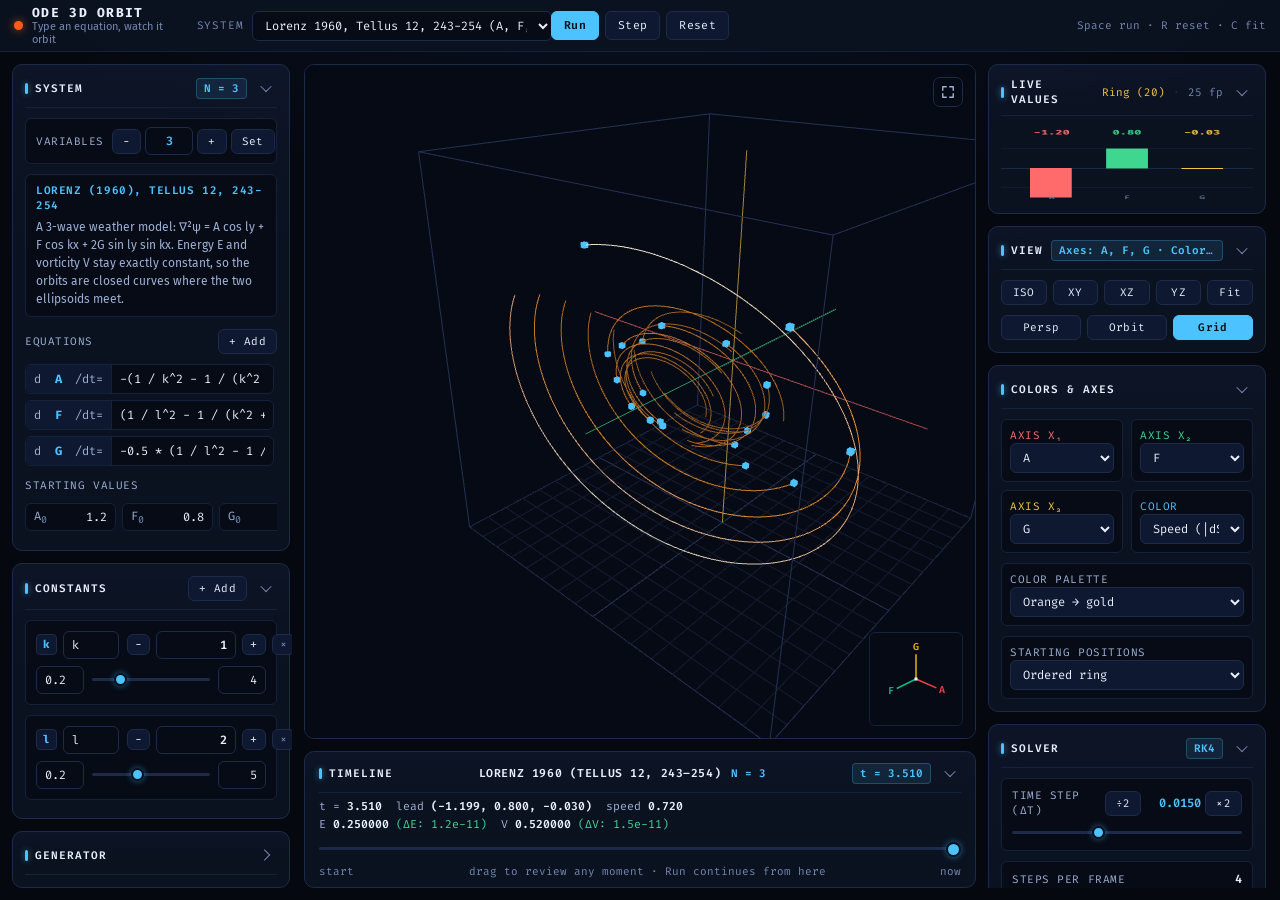
<file: index.html>
<!DOCTYPE html>
<html lang="en">
<head>
    <meta charset="UTF-8">
    <meta name="viewport" content="width=device-width, initial-scale=1.0">
    <title>ODE 3D Orbit - type an equation, watch it orbit</title>
    <meta name="description" content="Pick a system of equations or write your own, watch it move in 3D, and drag the constants while it runs.">
    <meta name="theme-color" content="#05080f">
    <meta property="og:title" content="ODE 3D Orbit - type an equation, watch it orbit">
    <meta property="og:description" content="Pick a system of equations or write your own, watch it move in 3D, and drag the constants while it runs.">
    <meta property="og:type" content="website">
        <link rel="icon" type="image/png" sizes="16x16" href="docs/favicons/favicon-16.png">
    <link rel="icon" type="image/png" sizes="32x32" href="docs/favicons/favicon-32.png">
    <link rel="apple-touch-icon" sizes="180x180" href="docs/favicons/apple-touch-icon.png">
    <link rel="icon" type="image/svg+xml" href="docs/icon.svg">

    <link rel="preconnect" href="https://fonts.googleapis.com">
    <link rel="preconnect" href="https://fonts.gstatic.com" crossorigin>
    <link href="https://fonts.googleapis.com/css2?family=Fira+Code:wght@400;500;600;700&family=Fira+Sans:wght@400;500;600;700&display=swap" rel="stylesheet">

    <script type="importmap">
    {
        "imports": {
            "three": "./js/vendor/three.module.js",
            "three/addons/": "./js/vendor/addons/"
        }
    }
    </script>

    <link rel="stylesheet" href="css/styles.css">
</head>
<body>

    <!-- ===================== Top bar ===================== -->
    <header class="app-bar">
        <div class="bar-side bar-left">
            <div class="brand-lockup">
                <span class="run-dot" id="run-indicator" aria-hidden="true"></span>
                <div class="brand-text">
                    <span class="brand-name">ODE 3D Orbit</span>
                    <span class="brand-sub">Type an equation, watch it orbit</span>
                </div>
            </div>
            <div class="model-field">
                <label for="preset-select" class="bar-label">System</label>
                <select id="preset-select" class="select-dark">
                    <optgroup label="Classic papers">
                        <option value="lorenz1960">Lorenz 1960, Tellus 12, 243-254 (A, F, G)</option>
                        <option value="lorenz1963">Lorenz 1963, deterministic nonperiodic flow</option>
                    </optgroup>
                    <optgroup label="Coupled rings">
                        <option value="lorenz96_8">Lorenz-96 coupled ring (N = 8)</option>
                        <option value="lorenz96_18">Lorenz-96 chaotic ring (N = 18)</option>
                        <option value="thomas_nd">Thomas cyclic lattice (N = 6)</option>
                        <option value="lotka_nd">Lotka-Volterra ring (N = 5)</option>
                        <option value="kuramoto_nd">Kuramoto oscillator ring (N = 10)</option>
                    </optgroup>
                    <optgroup label="Famous attractors">
                        <option value="hyper_rossler">Rössler hyperchaos (4 variables)</option>
                        <option value="hyper_lorenz">Lorenz-Stenflo hyperchaos (4 variables)</option>
                        <option value="rossler">Rössler attractor (3 variables)</option>
                        <option value="chen">Chen attractor (3 variables)</option>
                        <option value="thomas">Thomas cyclic attractor (3 variables)</option>
                        <option value="halvorsen">Halvorsen attractor (3 variables)</option>
                        <option value="aizawa">Aizawa attractor (3 variables)</option>
                        <option value="rabinovich">Rabinovich-Fabrikant (3 variables)</option>
                    </optgroup>
                </select>
            </div>
        </div>

        <div class="bar-transport" role="group" aria-label="Run controls">
            <button id="play-pause-btn" class="btn btn-accent active" title="Space - run or pause">Run</button>
            <button id="step-once-btn" class="btn" title="Advance one step">Step</button>
            <button id="reset-sim-btn" class="btn" title="R - reset the starting values">Reset</button>
        </div>

        <div class="bar-side bar-right">
            <span class="bar-hint">Space run · R reset · C fit</span>
        </div>
    </header>

    <div id="error-banner" class="error-banner hidden" role="alert">
        <span class="error-title">Expression error</span>
        <span id="error-message"></span>
    </div>

    <!-- ===================== Dashboard ===================== -->
    <main class="dash">

        <!-- Left column: the system -->
        <aside class="col col-left" aria-label="System settings">
            <section class="card">
                <div class="card-head">
                    <h2>System</h2>
                    <span id="monitor-n-count" class="card-tag">N = 3</span>
                </div>

                <div class="n-stepper">
                    <span class="field-label">Variables</span>
                    <div class="stepper-controls">
                        <button id="n-dec-btn" class="btn btn-sm" title="Fewer variables" aria-label="Fewer variables">−</button>
                        <input type="number" id="direct-n-input" min="3" max="40" value="3" aria-label="Number of variables">
                        <button id="n-inc-btn" class="btn btn-sm" title="More variables" aria-label="More variables">+</button>
                        <button id="apply-direct-n-btn" class="btn btn-sm" title="Apply">Set</button>
                    </div>
                </div>

                <div id="lorenz1960-spec-box" class="note hidden">
                    <span class="note-accent">Lorenz (1960), Tellus 12, 243-254</span>
                    <p class="prose">
                        A 3-wave weather model:
                        ∇²ψ = A cos ly + F cos kx + 2G sin ly sin kx. Energy E and vorticity V stay
                        exactly constant, so the orbits are closed curves where the two
                        ellipsoids meet.
                    </p>
                </div>

                <div class="field-head">
                    <span class="field-label">Equations</span>
                    <button id="add-state-btn" class="btn btn-sm">+ Add</button>
                </div>
                <div id="equations-list" class="equations-list"></div>

                <div class="field-head">
                    <span class="field-label">Starting values</span>
                </div>
                <div id="initial-states-grid" class="initial-grid"></div>
            </section>

            <section class="card">
                <div class="card-head">
                    <h2>Constants</h2>
                    <button id="add-param-btn" class="btn btn-sm">+ Add</button>
                </div>
                <div id="parameters-list" class="stack"></div>
            </section>

            <section class="card">
                <div class="card-head">
                    <h2>Generator</h2>
                </div>
                <p class="prose">
                    Write one rule for variable i. The app copies it around a ring of N
                    variables, and the ends wrap around.
                </p>
                <div class="grid-2">
                    <div class="field-box">
                        <label for="ngen-count" class="field-label">How many variables</label>
                        <input type="number" id="ngen-count" min="3" max="40" value="8">
                    </div>
                    <div class="field-box">
                        <label for="ngen-template-select" class="field-label">Template</label>
                        <select id="ngen-template-select" class="select-dark select-full">
                            <option value="lorenz96">Lorenz-96 atmospheric ring</option>
                            <option value="thomas_ring">Thomas cyclic sine lattice</option>
                            <option value="lotka_ring">Lotka-Volterra web</option>
                            <option value="kuramoto_ring">Coupled oscillators</option>
                        </select>
                    </div>
                </div>
                <div class="field-head">
                    <label for="ngen-formula" class="field-label">Rule for every variable: dx[i]/dt =</label>
                    <span class="note-dim">i runs 1…N and wraps</span>
                </div>
                <textarea id="ngen-formula" rows="3" spellcheck="false">(x[i+1] - x[i-2]) * x[i-1] - x[i] + F</textarea>
                <div class="field-head">
                    <label for="ngen-init-formula" class="field-label">Starting value: x[i](0) =</label>
                </div>
                <input type="text" id="ngen-init-formula" value="F + (i == 1 ? 0.08 : -0.02 * sin(i))" spellcheck="false">
                <button id="ngen-generate-btn" class="btn btn-accent btn-block">Generate system</button>
                <div class="note">
                    <div class="note-line"><span class="tok tok-accent">x[i]</span>: variable number i, from 1 to N</div>
                    <div class="note-line"><span class="tok tok-accent">x[i+1], x[i-1], x[i-2]</span>: the neighbors. They wrap around (x<sub>N+1</sub> is x₁, x₀ is x<sub>N</sub>)</div>
                    <div class="note-line"><span class="tok tok-accent">i, N</span>: the variable's number and the ring size</div>
                </div>
            </section>
        </aside>

        <!-- Center: the live view -->
        <section class="center">
            <div class="viewport" id="viewport-wrapper">
                <div id="canvas-container" class="canvas-container"></div>

                <button id="fullscreen-btn" class="fs-btn" title="Fullscreen view (F) - hide the panels, keep only the graph" aria-label="Fullscreen view" aria-pressed="false">
                    <svg class="fs-icon fs-expand" viewBox="0 0 16 16" aria-hidden="true"><path d="M6 2H2v4M10 2h4v4M6 14H2v-4M10 14h4v-4" fill="none" stroke="currentColor" stroke-width="1.6" stroke-linecap="round" stroke-linejoin="round"/></svg>
                    <svg class="fs-icon fs-compress" viewBox="0 0 16 16" aria-hidden="true"><path d="M2 6h4V2M14 6h-4V2M2 10h4v4M14 10h-4v4" fill="none" stroke="currentColor" stroke-width="1.6" stroke-linecap="round" stroke-linejoin="round"/></svg>
                </button>

                <div id="probe-readout" class="probe hidden" aria-hidden="true">
                    <div class="probe-title">Orbit #<span id="probe-orbit-id">0</span></div>
                    <div id="probe-coords" class="probe-coords">(0.000, 0.000, 0.000)</div>
                </div>

                <div class="gizmo-wrap" aria-hidden="true">
                    <canvas id="gizmo-canvas" width="84" height="84"></canvas>
                </div>
            </div>

            <div class="card timeline-card">
                <div class="card-head">
                    <h2>Timeline</h2>
                    <div class="timeline-id">
                        <span id="hud-system-title" class="hud-title">Lorenz 1960 (Tellus 12, 243-254)</span>
                        <span id="hud-dim-tag" class="hud-dim">N = 3</span>
                    </div>
                    <span id="timeline-readout" class="card-tag">t = 0.000</span>
                </div>
                <div class="timeline-stats">
                    <div class="hud-row hud-stats">
                        <span>t = <strong id="hud-time">0.000</strong></span>
                        <span>lead <strong id="hud-coords">(0.000, 0.000, 0.000)</strong></span>
                        <span>speed <strong id="hud-speed" class="stat-amber">0.000</strong></span>
                    </div>
                    <div id="hud-invariants-row" class="hud-row hud-invariants">
                        <span>E <strong id="hud-energy">0.000000</strong> <span id="hud-drift-e" class="stat-green">(ΔE: 0.0e+0)</span></span>
                        <span>V <strong id="hud-enstrophy">0.000000</strong> <span id="hud-drift-v" class="stat-green">(ΔV: 0.0e+0)</span></span>
                    </div>
                </div>
                <input type="range" id="timeline-slider" min="0" max="0" step="1" value="0" aria-label="Scrub through the recorded run">
                <div class="row-between timeline-labels">
                    <span class="note-dim">start</span>
                    <span class="note-dim">drag to review any moment · Run continues from here</span>
                    <span class="note-dim">now</span>
                </div>
            </div>
        </section>

        <!-- Right column: view, colors, solver -->
        <aside class="col col-right" aria-label="View and solver settings">
            <div class="card scope-card">
                <div class="card-head">
                    <h2>Live values</h2>
                    <div class="scope-meta">
                        <span id="footer-ensemble-label" class="stat-amber">Ring (20)</span>
                        <span class="meta-sep">·</span>
                        <span><span id="hud-fps">60</span> fps</span>
                    </div>
                </div>
                <canvas id="nstate-canvas" class="scope-canvas"></canvas>
            </div>

            <section class="card">
                <div class="card-head">
                    <h2>View</h2>
                    <span id="active-mapping-badge" class="card-tag">Axes: A, F, G</span>
                </div>
                <div class="btn-grid" role="group" aria-label="Camera views">
                    <button data-cam="ISO" class="btn btn-sm cam-preset-btn" title="Isometric 3D view">ISO</button>
                    <button data-cam="XY" class="btn btn-sm cam-preset-btn" title="X₁-X₂ plane">XY</button>
                    <button data-cam="XZ" class="btn btn-sm cam-preset-btn" title="X₁-X₃ plane">XZ</button>
                    <button data-cam="YZ" class="btn btn-sm cam-preset-btn" title="X₂-X₃ plane">YZ</button>
                    <button id="fit-cam-btn" class="btn btn-sm" title="C - fit the view to the attractor">Fit</button>
                </div>
                <div class="btn-grid btn-grid-3" role="group" aria-label="Display options">
                    <button id="proj-toggle-btn" class="btn btn-sm" title="Switch between perspective and orthographic">Persp</button>
                    <button id="autorotate-btn" class="btn btn-sm" title="Spin the view slowly">Orbit</button>
                    <button id="axes-toggle-btn" class="btn btn-sm active" title="Show or hide the box and grid">Grid</button>
                </div>
            </section>

            <section class="card">
                <div class="card-head">
                    <h2>Colors &amp; axes</h2>
                </div>
                <div class="grid-2">
                    <div class="field-box">
                        <label for="map-x" class="field-label axis-x1">Axis X₁</label>
                        <select id="map-x" class="select-dark select-full"></select>
                    </div>
                    <div class="field-box">
                        <label for="map-y" class="field-label axis-x2">Axis X₂</label>
                        <select id="map-y" class="select-dark select-full"></select>
                    </div>
                    <div class="field-box">
                        <label for="map-z" class="field-label axis-x3">Axis X₃</label>
                        <select id="map-z" class="select-dark select-full"></select>
                    </div>
                    <div class="field-box">
                        <label for="map-color" class="field-label axis-c">Color</label>
                        <select id="map-color" class="select-dark select-full"></select>
                    </div>
                </div>
                <div class="field-box">
                    <label for="color-palette" class="field-label">Color palette</label>
                    <select id="color-palette" class="select-dark select-full">
                        <option value="thermal">Orange → gold</option>
                        <option value="oscilloscope">Green → amber</option>
                        <option value="monochrome">Monochrome white</option>
                        <option value="bipolar">Blue → red</option>
                    </select>
                </div>
                <div class="field-box">
                    <label for="seed-strategy-select" class="field-label">Starting positions</label>
                    <select id="seed-strategy-select" class="select-dark select-full">
                        <option value="levelsets">Ordered ring</option>
                        <option value="cloud">Random cloud</option>
                        <option value="single">Single orbit</option>
                    </select>
                </div>
            </section>

            <section class="card">
                <div class="card-head">
                    <h2>Solver</h2>
                    <span class="card-tag">RK4</span>
                </div>

                <div class="slider-box">
                    <div class="row-between slider-head">
                        <span class="field-label">Time step (Δt)</span>
                        <div class="dt-controls">
                            <button id="dt-half-btn" class="btn btn-sm" title="Halve Δt" aria-label="Halve time step">÷2</button>
                            <span id="val-dt" class="value-accent">0.0150</span>
                            <button id="dt-double-btn" class="btn btn-sm" title="Double Δt" aria-label="Double time step">×2</button>
                        </div>
                    </div>
                    <input type="range" id="slider-dt" min="0.0005" max="0.04" step="0.0005" value="0.015">
                </div>

                <div class="slider-box">
                    <div class="row-between slider-head">
                        <label for="slider-steps" class="field-label">Steps per frame</label>
                        <span id="val-steps" class="value">4</span>
                    </div>
                    <input type="range" id="slider-steps" min="1" max="20" step="1" value="4">
                </div>

                <div class="slider-box">
                    <div class="row-between slider-head">
                        <label for="slider-particles" class="field-label">Orbits (M)</label>
                        <span id="val-particles" class="value">20</span>
                    </div>
                    <input type="range" id="slider-particles" min="1" max="60" step="1" value="20">
                </div>

                <div class="slider-box">
                    <div class="row-between slider-head">
                        <label for="slider-trail" class="field-label">Trail length</label>
                        <span id="val-trail" class="value">900</span>
                    </div>
                    <input type="range" id="slider-trail" min="100" max="2500" step="50" value="900">
                </div>

                <div class="slider-box">
                    <div class="row-between slider-head">
                        <label for="slider-spread" class="field-label">Start spread (δ)</label>
                        <span id="val-spread" class="value">1.10</span>
                    </div>
                    <input type="range" id="slider-spread" min="0.005" max="5.0" step="0.01" value="1.10">
                </div>

                <label class="toggle-row" for="clear-on-scrub-toggle">
                    <span>Clear trails while scrubbing</span>
                    <input type="checkbox" id="clear-on-scrub-toggle">
                </label>
            </section>
        </aside>
    </main>

    <script type="module" src="js/main.js"></script>
</body>
</html>
</file>
<file: css/styles.css>
/* ============================================================
   ODE 3D Orbit — dashboard theme
   Navy ground, cyan data accent, rounded cards around a
   centered live viewport. Mono for data, sans for prose.
   ============================================================ */

:root {
    --bg: #05080f;
    --panel: #0b1322;
    --panel-2: #0e1830;
    --well: #060b16;
    --border: #1d2a4a;
    --border-soft: #16213c;

    --text: #e8eefc;
    --text-2: #9db0d4;
    --text-3: #7387b0;

    --accent: #4cc3ff;
    --accent-deep: #2f7bff;
    --good: #3fd68f;
    --warn: #f5c542;
    --bad: #ff6b6b;
    --live: #ff5c1a;

    --font-sans: "Fira Sans", -apple-system, BlinkMacSystemFont, sans-serif;
    --font-mono: "Fira Code", ui-monospace, monospace;

    --bar-h: 52px;
    --radius: 10px;
    --radius-sm: 6px;

    color-scheme: dark;
}

/* Fira Code ligatures would misrepresent literal equation symbols */
input[type="text"], textarea, .tok, .note-line, .eq-row, .mapping-badge {
    font-variant-ligatures: none;
}

* {
    box-sizing: border-box;
}

html, body {
    margin: 0;
    padding: 0;
    width: 100%;
    height: 100%;
    overflow: hidden;
}

body {
    display: flex;
    flex-direction: column;
    background:
        radial-gradient(1100px 500px at 50% -10%, #0a1226 0%, transparent 60%),
        var(--bg);
    color: var(--text);
    font-family: var(--font-sans);
    -webkit-font-smoothing: antialiased;
    user-select: none;
}

::selection {
    background: var(--accent);
    color: #04101f;
}

/* ---------- Scrollbars ---------- */
::-webkit-scrollbar {
    width: 6px;
    height: 6px;
}
::-webkit-scrollbar-track {
    background: transparent;
}
::-webkit-scrollbar-thumb {
    background: var(--border);
    border-radius: 3px;
}
::-webkit-scrollbar-thumb:hover {
    background: var(--accent);
}

/* ---------- Focus ---------- */
:focus { outline: none; }
:focus-visible {
    outline: 2px solid var(--accent);
    outline-offset: 1px;
}

/* ---------- Shared bits ---------- */
.row-between {
    display: flex;
    align-items: center;
    justify-content: space-between;
    gap: 8px;
}

.stack { display: flex; flex-direction: column; gap: 10px; }
.grid-2 {
    display: grid;
    grid-template-columns: 1fr 1fr;
    gap: 8px;
}

.field-label {
    display: block;
    font-family: var(--font-mono);
    font-size: 11px;
    letter-spacing: 0.05em;
    text-transform: uppercase;
    color: var(--text-2);
}

.value, .value-accent {
    font-family: var(--font-mono);
    font-size: 12px;
    font-weight: 600;
    font-variant-numeric: tabular-nums;
}
.value { color: var(--text); min-width: 4ch; text-align: right; display: inline-block; }
.value-accent { color: var(--accent); width: 56px; text-align: right; }

.prose {
    margin: 0;
    font-size: 12px;
    line-height: 1.5;
    color: var(--text-2);
}

.tok { font-family: var(--font-mono); font-size: 11px; color: var(--text); }
.tok-accent { color: var(--accent); }

.note {
    background: var(--well);
    border: 1px solid var(--border-soft);
    border-radius: var(--radius-sm);
    padding: 8px 10px;
    display: flex;
    flex-direction: column;
    gap: 5px;
}
.note.hidden { display: none; }
.note-accent {
    font-family: var(--font-mono);
    font-size: 11px;
    font-weight: 600;
    letter-spacing: 0.05em;
    text-transform: uppercase;
    color: var(--accent);
}
.note-dim { font-family: var(--font-mono); font-size: 11px; color: var(--text-3); }
.note-line {
    font-family: var(--font-mono);
    font-size: 11px;
    line-height: 1.6;
    color: var(--text-2);
}
.note-line sub { font-size: 10px; }

kbd {
    font-family: var(--font-mono);
    font-size: 10px;
    color: var(--text-3);
    border: 1px solid var(--border);
    border-radius: 4px;
    padding: 0 4px;
}

/* ---------- Buttons ---------- */
.btn {
    appearance: none;
    background: var(--panel-2);
    border: 1px solid var(--border);
    color: var(--text);
    font-family: var(--font-mono);
    font-size: 11.5px;
    letter-spacing: 0.03em;
    padding: 6px 12px;
    border-radius: var(--radius-sm);
    cursor: pointer;
    transition: background-color 140ms ease, border-color 140ms ease, color 140ms ease;
}
.btn:hover {
    background: #142042;
    border-color: #2c3d6e;
}
.btn:active { background: #1a2a55; }

.btn.active {
    background: var(--accent);
    border-color: var(--accent);
    color: #04101f;
    font-weight: 600;
}

.btn-sm { padding: 4px 10px; font-size: 11px; }
.btn-block { width: 100%; padding: 9px 10px; font-size: 12px; }

/* ---------- App bar ---------- */
.app-bar {
    height: var(--bar-h);
    flex-shrink: 0;
    display: grid;
    grid-template-columns: 1fr auto 1fr;
    align-items: center;
    background: rgba(11, 19, 34, 0.85);
    border-bottom: 1px solid var(--border-soft);
    padding: 0 14px;
    z-index: 30;
    gap: 10px;
}

.bar-side { display: flex; align-items: center; gap: 12px; min-width: 0; }
.bar-right { justify-content: flex-end; }

.bar-label {
    font-family: var(--font-mono);
    font-size: 11px;
    letter-spacing: 0.08em;
    text-transform: uppercase;
    color: var(--text-3);
}

.run-dot {
    width: 9px;
    height: 9px;
    border-radius: 50%;
    background: var(--live);
    box-shadow: 0 0 8px rgba(255, 92, 26, 0.7);
    flex-shrink: 0;
}

.brand-lockup { display: flex; align-items: center; gap: 9px; }
.brand-text { display: flex; flex-direction: column; line-height: 1.2; }
.brand-name {
    font-family: var(--font-mono);
    font-size: 13px;
    font-weight: 700;
    letter-spacing: 0.1em;
    text-transform: uppercase;
    color: var(--text);
}
.brand-sub { font-size: 11px; color: var(--text-3); }

.model-field { display: flex; align-items: center; gap: 8px; min-width: 0; }
.model-field select { max-width: 300px; }

.bar-transport { display: flex; gap: 6px; }

.bar-hint {
    font-family: var(--font-mono);
    font-size: 11px;
    color: var(--text-3);
    white-space: nowrap;
}

/* ---------- Inputs ---------- */
input[type="number"], input[type="text"], textarea, select {
    font-family: var(--font-mono);
    font-size: 12px;
    color: var(--text);
    background: var(--well);
    border: 1px solid var(--border);
    border-radius: var(--radius-sm);
    padding: 5px 8px;
}

input[type="number"]:focus, input[type="text"]:focus, textarea:focus, select:focus {
    border-color: var(--accent);
}

input[type="number"]::-webkit-inner-spin-button,
input[type="number"]::-webkit-outer-spin-button {
    -webkit-appearance: none;
    margin: 0;
}
input[type="number"] { -moz-appearance: textfield; appearance: textfield; }

.select-dark { cursor: pointer; }
.select-full { width: 100%; }

textarea {
    width: 100%;
    resize: vertical;
    line-height: 1.5;
}

input[type="checkbox"] {
    width: 14px;
    height: 14px;
    accent-color: var(--accent);
    cursor: pointer;
}

/* Range inputs */
input[type="range"] {
    -webkit-appearance: none;
    appearance: none;
    background: transparent;
    width: 100%;
    height: 18px;
    margin: 0;
    cursor: ew-resize;
}
input[type="range"]::-webkit-slider-runnable-track {
    width: 100%;
    height: 3px;
    border-radius: 2px;
    background: var(--border);
}
input[type="range"]::-webkit-slider-thumb {
    -webkit-appearance: none;
    appearance: none;
    height: 13px;
    width: 13px;
    border-radius: 50%;
    background: var(--accent);
    margin-top: -5px;
    border: 2px solid #04101f;
    box-shadow: 0 0 6px rgba(76, 195, 255, 0.5);
}
input[type="range"]:hover::-webkit-slider-thumb {
    background: #7ad4ff;
}
input[type="range"]::-moz-range-track {
    width: 100%;
    height: 3px;
    border-radius: 2px;
    background: var(--border);
}
input[type="range"]::-moz-range-thumb {
    height: 13px;
    width: 13px;
    border-radius: 50%;
    background: var(--accent);
    border: 2px solid #04101f;
}
input[type="range"]:hover::-moz-range-thumb {
    background: #7ad4ff;
}

/* ---------- Error banner ---------- */
.error-banner {
    flex-shrink: 0;
    background: rgba(255, 107, 107, 0.12);
    border-bottom: 1px solid var(--bad);
    padding: 7px 14px;
    font-family: var(--font-mono);
    font-size: 11.5px;
    color: var(--bad);
    display: flex;
    align-items: baseline;
    gap: 8px;
}
.error-banner.hidden { display: none; }
.error-title { font-weight: 700; text-transform: uppercase; letter-spacing: 0.05em; flex-shrink: 0; }

/* ---------- Dashboard grid ---------- */
.dash {
    flex: 1;
    min-height: 0;
    display: grid;
    grid-template-columns: 320px minmax(0, 1fr) 320px;
    gap: 12px;
    padding: 12px;
}

.col {
    display: flex;
    flex-direction: column;
    gap: 12px;
    overflow-y: auto;
    min-height: 0;
    padding-right: 2px;
}
/* Leftover column height spreads across the cards */
.col > .card { flex: 1 0 auto; }
.col > .card.collapsed { flex: 0 0 auto; }

.center {
    display: flex;
    flex-direction: column;
    gap: 12px;
    min-width: 0;
    min-height: 0;
}

/* ---------- Cards ---------- */
.card {
    background: linear-gradient(180deg, rgba(20, 32, 60, 0.5), rgba(11, 19, 34, 0.9) 40%);
    border: 1px solid var(--border);
    border-radius: var(--radius);
    padding: 12px;
    display: flex;
    flex-direction: column;
    gap: 10px;
    flex-shrink: 0;
}

.card-head {
    display: flex;
    align-items: center;
    justify-content: flex-start;
    gap: 8px;
    padding-bottom: 8px;
    border-bottom: 1px solid var(--border-soft);
}

.card-toggle {
    appearance: none;
    background: transparent;
    border: none;
    width: 22px;
    height: 22px;
    border-radius: 5px;
    cursor: pointer;
    display: inline-flex;
    align-items: center;
    justify-content: center;
    color: var(--text-3);
    flex-shrink: 0;
}
.card-toggle:hover { color: var(--accent); background: var(--panel-2); }
.card-toggle::before {
    content: '';
    width: 7px;
    height: 7px;
    border-right: 1.5px solid currentColor;
    border-bottom: 1.5px solid currentColor;
    transform: rotate(45deg) translate(-1px, -1px);
    transition: transform 140ms ease;
}
.card.collapsed .card-toggle::before {
    transform: rotate(-45deg) translate(-1px, -1px);
}
.card.collapsed > :not(.card-head) { display: none; }
.card.collapsed { gap: 0; padding-bottom: 12px; }

.card-head h2 {
    margin: 0 auto 0 0;
    cursor: pointer;
    font-family: var(--font-mono);
    font-size: 11px;
    font-weight: 600;
    letter-spacing: 0.09em;
    text-transform: uppercase;
    color: var(--text);
    display: flex;
    align-items: center;
    gap: 7px;
}

.card-head h2::before {
    content: "";
    width: 3px;
    height: 11px;
    border-radius: 2px;
    background: var(--accent);
    box-shadow: 0 0 6px rgba(76, 195, 255, 0.6);
}

.card-tag {
    font-family: var(--font-mono);
    font-size: 11px;
    font-weight: 600;
    color: var(--accent);
    background: rgba(76, 195, 255, 0.1);
    border: 1px solid rgba(76, 195, 255, 0.25);
    border-radius: 4px;
    padding: 2px 7px;
    white-space: nowrap;
    overflow: hidden;
    text-overflow: ellipsis;
    max-width: 200px;
}

.field-head {
    display: flex;
    align-items: center;
    justify-content: space-between;
    gap: 8px;
    margin-top: 2px;
}
.field-head .field-label { color: var(--text-2); }
.field-head label { color: var(--text); }
.field-head .note-dim { margin-left: auto; }

/* N stepper */
.n-stepper {
    display: flex;
    align-items: center;
    justify-content: space-between;
    gap: 8px;
    background: var(--well);
    border: 1px solid var(--border-soft);
    border-radius: var(--radius-sm);
    padding: 8px 10px;
}
.n-stepper .field-label { margin: 0; }
.stepper-controls { display: flex; align-items: center; gap: 4px; }
.stepper-controls input[type="number"] {
    width: 48px;
    text-align: center;
    font-weight: 600;
    color: var(--accent);
}

/* Equations list */
.equations-list {
    display: flex;
    flex-direction: column;
    gap: 6px;
    max-height: 240px;
    overflow-y: auto;
    padding-right: 3px;
}

.eq-row {
    display: flex;
    align-items: stretch;
    background: var(--well);
    border: 1px solid var(--border-soft);
    border-radius: var(--radius-sm);
}
.eq-row:focus-within { border-color: var(--accent); }

.eq-name {
    display: flex;
    align-items: center;
    background: var(--panel-2);
    border-right: 1px solid var(--border-soft);
    padding: 0 8px;
    font-family: var(--font-mono);
    font-size: 12px;
    color: var(--text-2);
    flex-shrink: 0;
    border-radius: var(--radius-sm) 0 0 var(--radius-sm);
}
.eq-name input {
    width: 34px;
    background: transparent;
    border: none;
    text-align: center;
    font-weight: 700;
    color: var(--accent);
    padding: 0;
}
.eq-row input.eq-expr {
    flex: 1;
    min-width: 0;
    background: transparent;
    border: none;
    padding: 6px 8px;
}
.eq-remove {
    appearance: none;
    background: transparent;
    border: none;
    border-left: 1px solid var(--border-soft);
    color: var(--text-3);
    font-size: 13px;
    padding: 0 9px;
    cursor: pointer;
}
.eq-remove:hover { color: var(--bad); }

/* Initial state grid */
.initial-grid {
    display: grid;
    grid-template-columns: repeat(3, 1fr);
    gap: 6px;
    max-height: 132px;
    overflow-y: auto;
    padding-right: 3px;
}
.init-box {
    display: flex;
    align-items: center;
    justify-content: space-between;
    background: var(--well);
    border: 1px solid var(--border-soft);
    border-radius: var(--radius-sm);
    padding: 4px 8px;
    font-family: var(--font-mono);
    font-size: 12px;
}
.init-box:focus-within { border-color: var(--accent); }
.init-box .var-name { color: var(--text-2); }
.init-box .var-name sub { color: var(--text-3); }
.init-box input {
    width: 60px;
    background: transparent;
    border: none;
    text-align: right;
    padding: 0;
}

/* Parameter cards */
.param-card {
    background: var(--well);
    border: 1px solid var(--border-soft);
    border-radius: var(--radius-sm);
    padding: 10px;
    font-family: var(--font-mono);
    display: flex;
    flex-direction: column;
    gap: 7px;
}
.param-card-top {
    display: flex;
    align-items: center;
    justify-content: space-between;
    gap: 8px;
}
.param-id { display: flex; align-items: center; gap: 6px; }

.scrub-label {
    font-size: 11px;
    font-weight: 700;
    color: var(--accent);
    background: var(--panel-2);
    border: 1px solid var(--border);
    border-radius: 4px;
    padding: 2px 6px;
    cursor: ew-resize;
    user-select: none;
}

.param-name-input {
    width: 56px;
    background: var(--panel-2);
    padding: 2px 6px;
    font-size: 12px;
}
.param-num-input {
    width: 80px;
    background: var(--panel-2);
    text-align: right;
    font-weight: 600;
    color: var(--accent);
    font-size: 12px;
}
.param-range-row {
    display: flex;
    align-items: center;
    gap: 8px;
}
.param-bound {
    width: 48px;
    background: transparent;
    border: none;
    font-size: 11px;
    color: var(--text-3);
    padding: 0;
    font-family: var(--font-mono);
}
.param-bound:focus { color: var(--text); }
.param-bound:last-child { text-align: right; }
.param-slider { flex: 1; }

.step-btn { padding: 2px 7px; }
.param-remove { color: var(--text-3); }
.param-remove:hover { color: var(--bad); }

.params-empty {
    font-family: var(--font-mono);
    font-size: 12px;
    color: var(--text-3);
    text-align: center;
    padding: 10px 0;
}

/* Generator + field boxes */
.field-box {
    background: var(--well);
    border: 1px solid var(--border-soft);
    border-radius: var(--radius-sm);
    padding: 8px;
}
.field-box .select-dark, .field-box input {
    width: 100%;
    background: var(--panel-2);
}

.axis-x1 { color: var(--bad); }
.axis-x2 { color: var(--good); }
.axis-x3 { color: var(--warn); }
.axis-c  { color: var(--accent); }

/* View card button grids */
.btn-grid {
    display: grid;
    grid-template-columns: repeat(5, 1fr);
    gap: 6px;
}
.btn-grid-3 { grid-template-columns: repeat(3, 1fr); }
.btn-grid .btn { text-align: center; }

/* Sliders */
.slider-box {
    background: var(--well);
    border: 1px solid var(--border-soft);
    border-radius: var(--radius-sm);
    padding: 9px 10px;
    display: flex;
    flex-direction: column;
    gap: 5px;
}
.slider-head { margin-bottom: 0; }
.slider-head .field-label { margin: 0; }
.dt-controls { display: flex; align-items: center; gap: 4px; }

.toggle-row {
    display: flex;
    align-items: center;
    justify-content: space-between;
    gap: 8px;
    font-size: 12px;
    color: var(--text-2);
    cursor: pointer;
    padding: 2px 2px 0;
}

/* ---------- Viewport ---------- */
.viewport {
    flex: 1;
    position: relative;
    background: var(--well);
    border: 1px solid var(--border);
    border-radius: var(--radius);
    overflow: hidden;
    min-width: 0;
    min-height: 0;
}
.canvas-container { width: 100%; height: 100%; }
.canvas-container canvas { display: block; }

.stat-amber { color: var(--warn); }
.hud-row { display: flex; align-items: center; gap: 14px; white-space: nowrap; }
.hud-title { font-family: var(--font-mono); font-weight: 600; text-transform: uppercase; letter-spacing: 0.05em; color: var(--text); }
.hud-dim { font-family: var(--font-mono); color: var(--accent); font-weight: 600; font-size: 11px; }
.hud-stats { font-family: var(--font-mono); font-size: 11.5px; color: var(--text-2); font-variant-numeric: tabular-nums; flex-wrap: wrap; row-gap: 2px; }
.hud-stats strong { color: var(--text); font-weight: 600; }
.hud-invariants { font-family: var(--font-mono); font-size: 11.5px; color: var(--text-2); font-variant-numeric: tabular-nums; flex-wrap: wrap; row-gap: 2px; }
.hud-invariants strong { color: var(--text); font-weight: 600; }
.hud-invariants.hidden { display: none; }
.stat-green { color: var(--good); }
.stat-green { color: var(--good); }

.probe {
    position: absolute;
    top: 12px;
    right: 12px;
    pointer-events: none;
    font-family: var(--font-mono);
    font-size: 11px;
    background: rgba(6, 11, 22, 0.82);
    border: 1px solid var(--accent);
    border-radius: var(--radius-sm);
    padding: 6px 10px;
    font-variant-numeric: tabular-nums;
}
.probe.hidden { display: none; }
.probe-title { color: var(--accent); font-weight: 600; text-transform: uppercase; letter-spacing: 0.05em; }
.probe-coords { color: var(--text); margin-top: 2px; }

.gizmo-wrap {
    position: absolute;
    bottom: 12px;
    right: 12px;
    background: rgba(6, 11, 22, 0.75);
    border: 1px solid var(--border-soft);
    border-radius: var(--radius-sm);
    padding: 4px;
    pointer-events: none;
}
.gizmo-wrap canvas { display: block; }

/* ---------- Fullscreen (zen) mode ---------- */
.fs-btn {
    position: absolute;
    top: 12px;
    right: 12px;
    z-index: 5;
    width: 30px;
    height: 30px;
    border-radius: 7px;
    border: 1px solid var(--border);
    background: rgba(6, 11, 22, 0.82);
    color: var(--text-2);
    cursor: pointer;
    display: inline-flex;
    align-items: center;
    justify-content: center;
    transition: color 140ms ease, border-color 140ms ease, background-color 140ms ease;
    backdrop-filter: blur(4px);
}
.fs-btn:hover { color: var(--accent); border-color: var(--accent); }
.fs-icon { width: 14px; height: 14px; display: block; }
.fs-compress { display: none; }
body.zen .fs-expand { display: none; }
body.zen .fs-compress { display: block; }
body.zen .fs-btn { color: var(--accent); border-color: var(--accent); }

body.zen .col-left,
body.zen .col-right,
body.zen .timeline-card { display: none; }
body.zen .dash { grid-template-columns: 1fr; padding: 12px; }
body.zen .center { height: 100%; }
@media (max-width: 900px) {
    body.zen .dash { display: block; }
    body.zen .viewport { height: calc(100vh - var(--bar-h) - 24px); }
}

/* hover probe sits below the fullscreen button */
.probe { top: 50px; right: 12px; }

/* ---------- Timeline card (also the info strip) ---------- */
.timeline-id {
    display: flex;
    align-items: center;
    gap: 10px;
    margin-right: auto;
    min-width: 0;
}
.timeline-id .hud-title {
    font-size: 11.5px;
    white-space: nowrap;
    overflow: hidden;
    text-overflow: ellipsis;
}
.timeline-stats {
    display: flex;
    flex-direction: column;
    gap: 3px;
}
.timeline-card {
    gap: 8px;
    padding-bottom: 10px;
}

/* ---------- Timeline card ---------- */
.timeline-card {
    padding: 10px 14px 8px;
    gap: 6px;
}
.timeline-card input[type="range"] {
    height: 20px;
}
.timeline-card input[type="range"]::-webkit-slider-thumb {
    height: 15px;
    width: 15px;
}
.timeline-labels {
    font-size: 11px;
}

/* ---------- Scope card ---------- */
.scope-card {
    height: 150px;
    flex-shrink: 0;
    min-height: 0;
}
.scope-meta {
    display: flex;
    align-items: center;
    gap: 8px;
    font-family: var(--font-mono);
    font-size: 11px;
    color: var(--text-3);
    font-variant-numeric: tabular-nums;
    white-space: nowrap;
    overflow: hidden;
}
.meta-sep { color: var(--border); }
.scope-legend { display: flex; gap: 10px; }
.scope-legend span { display: inline-flex; align-items: center; }
.swatch { display: inline-block; width: 7px; height: 7px; border-radius: 2px; margin-right: 4px; }
.swatch-x1 { background: var(--bad); }
.swatch-x2 { background: var(--good); }
.swatch-x3 { background: var(--warn); }
.scope-canvas { flex: 1; width: 100%; min-height: 0; display: block; }

/* ---------- Responsive ---------- */
@media (max-width: 1280px) {
    .dash { grid-template-columns: 280px minmax(0, 1fr) 280px; }
}

@media (max-width: 1023px) {
    .bar-hint { display: none; }
}

@media (max-width: 900px) {
    html, body { overflow: auto; }
    body { height: auto; min-height: 100vh; }
    .dash {
        display: flex;
        flex-direction: column;
        height: auto;
    }
    .center { order: 0; }
    .col-left { order: 1; }
    .col-right { order: 2; }
    .col { overflow: visible; }
    .viewport { height: 56vh; flex: none; }
    .brand-sub, .brand-text { display: none; }
    .model-field select { max-width: 180px; }
}

/* ---------- Reduced motion ---------- */
@media (prefers-reduced-motion: reduce) {
    * { transition: none !important; }
}
</file>
